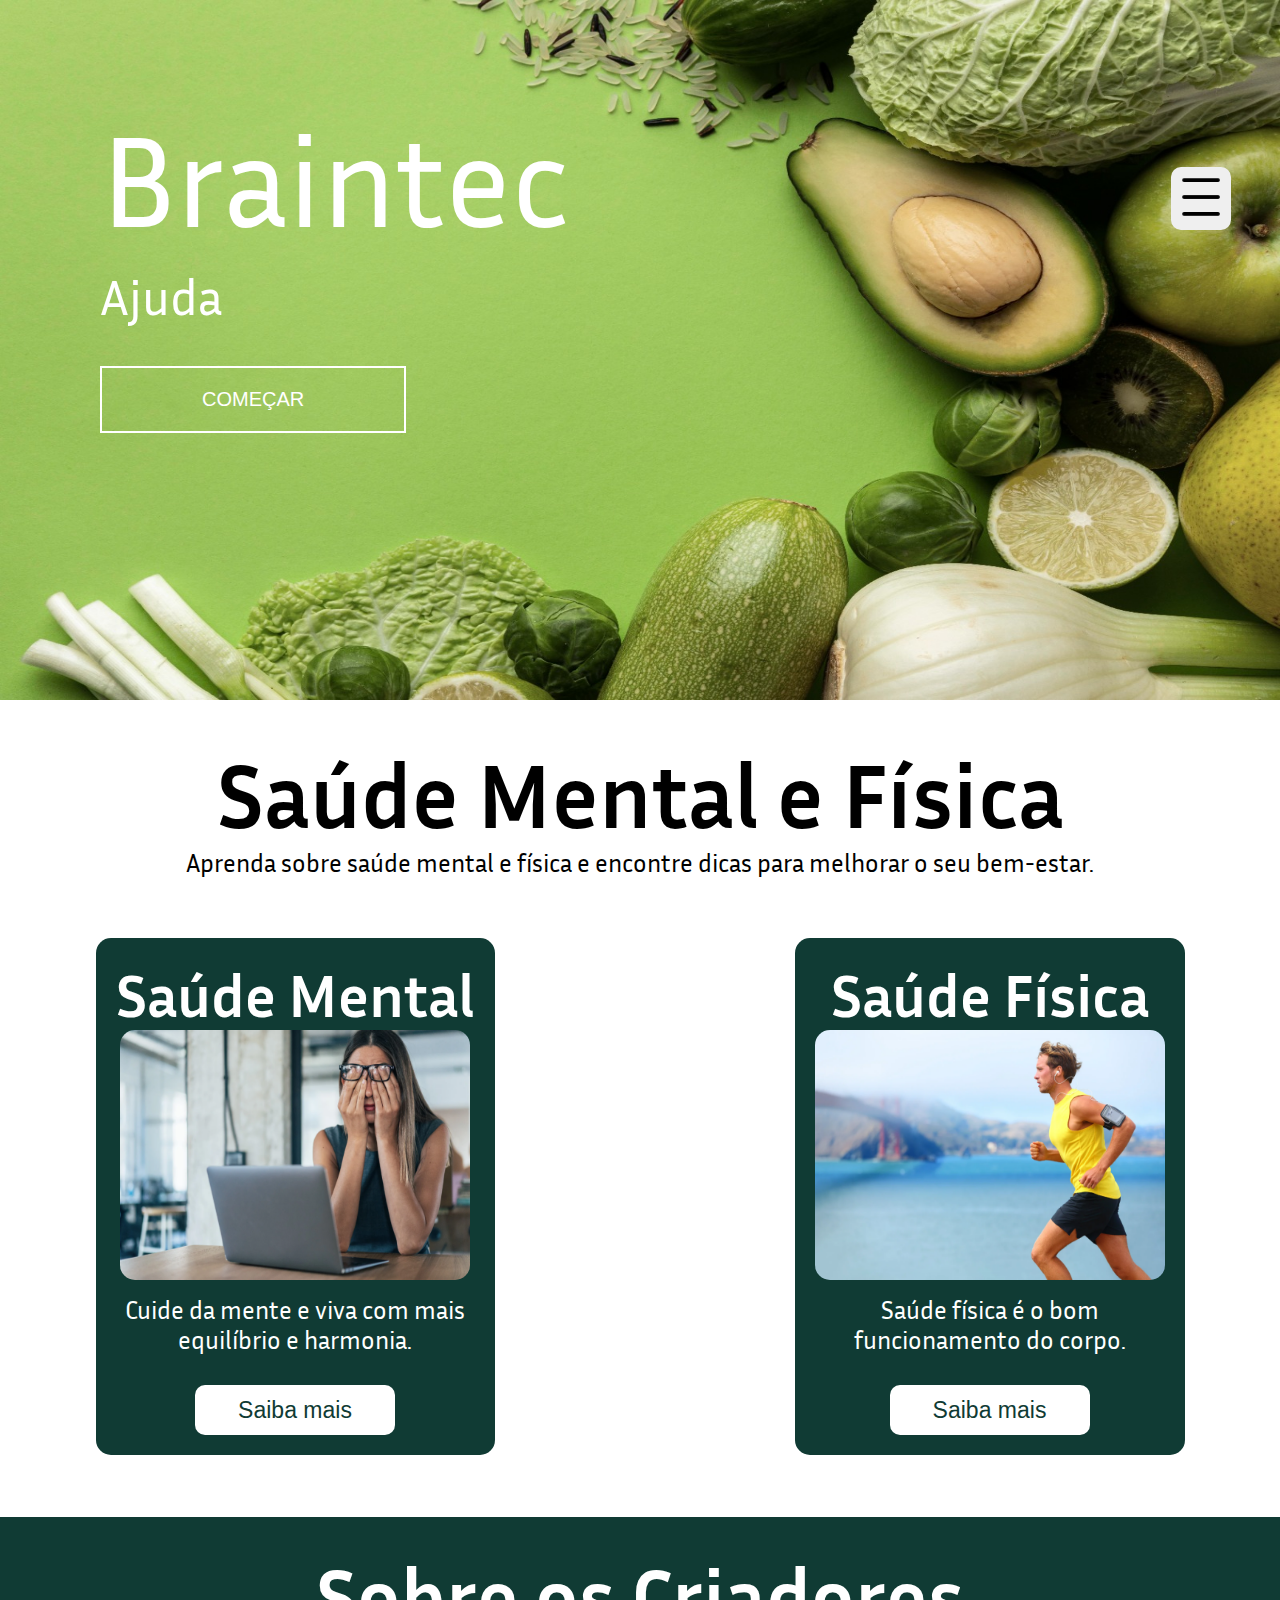
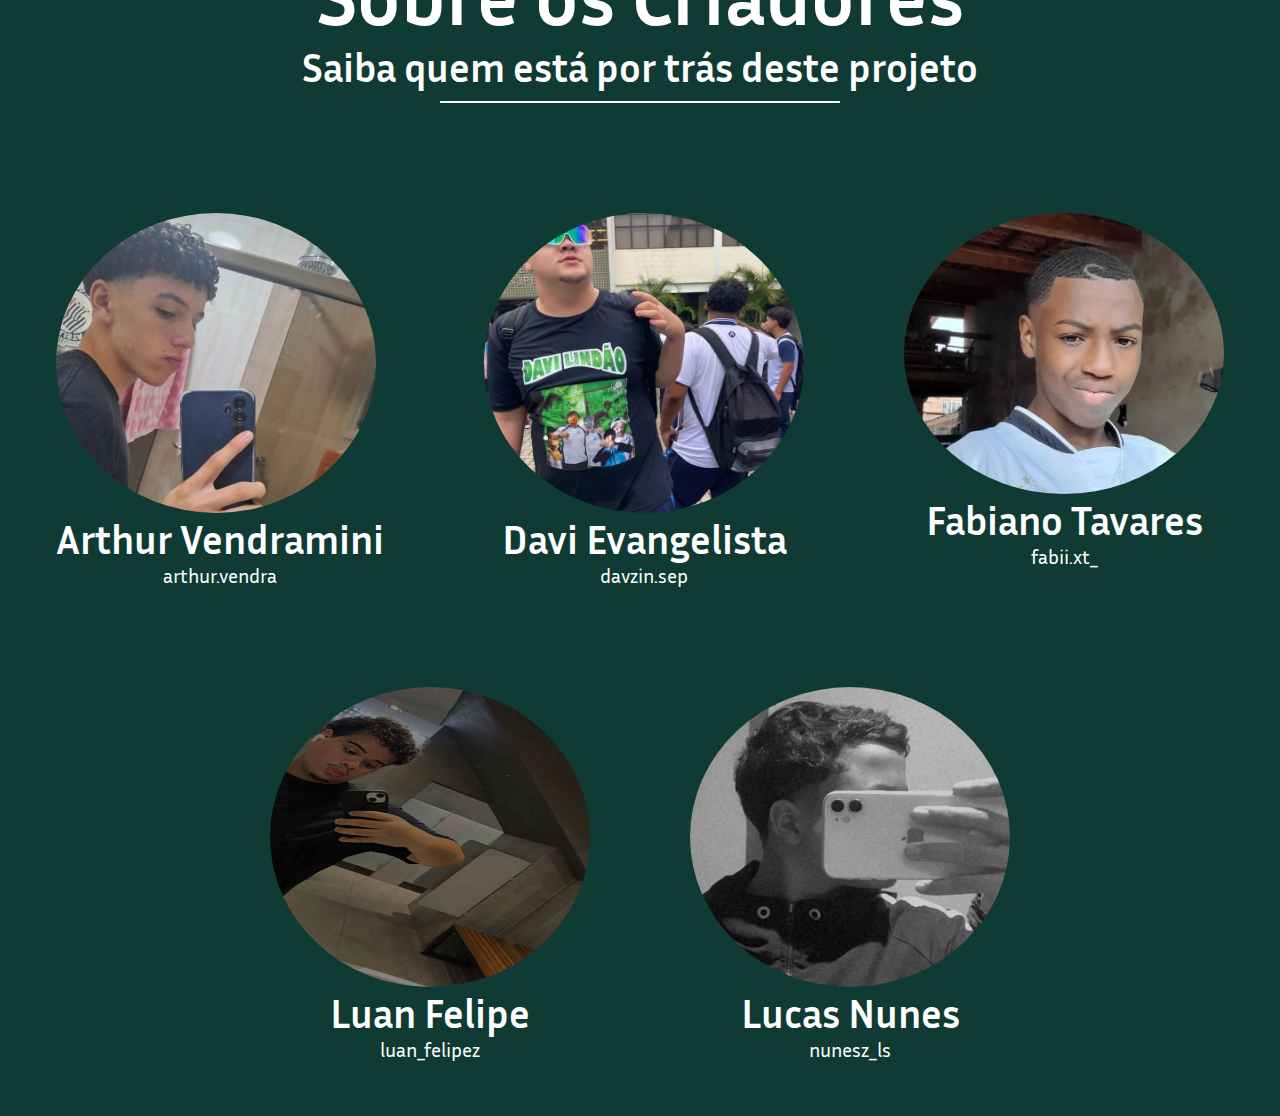
<file: index.html>
<!DOCTYPE html>
<html lang="en">

<head>
    <meta charset="UTF-8">
    <meta name="viewport" content="width=device-width, initial-scale=1.0">
    <title>Braintec</title>
    <link rel="stylesheet" href="style.css">
    <script src="script.js" defer></script>
    <link rel="preconnect" href="https://fonts.googleapis.com">
    <link rel="preconnect" href="https://fonts.gstatic.com" crossorigin>
    <link
        href="https://fonts.googleapis.com/css2?family=Exo+2:ital,wght@0,100..900;1,100..900&family=Inria+Sans:ital,wght@0,300;0,400;0,700;1,300;1,400;1,700&family=Inter:ital,opsz,wght@0,14..32,100..900;1,14..32,100..900&family=Space+Mono:ital,wght@0,400;0,700;1,400;1,700&display=swap"
        rel="stylesheet">
</head>

<body>


    <header>

        <div class="barras">

            <a href="index.html" id="braintec">Braintec</a>
            <button id="barras"><img src="./imagens/barras.png" alt=""></button>

        </div>


        <nav id="nav">
            <a href="ajuda/ajuda.html">Ajuda</a>
        </nav>

        <button id="btn-ir">começar</button>


        <div id="sidebar">
            <button id="btn-fechar">✖</button>
            <a href="./sign/sign.html">Casdatrar</a>
        </div>

    </header>




    <main>
        <section class="sec1" id="inicio">

            <h1>Saúde Mental e Física</h1>
            <p>Aprenda sobre saúde mental e física e encontre dicas para melhorar o seu bem-estar.</p>
        </section>

        <section class="sec2">

            <div class="linha">

                <div class="item">

                    <h2>Saúde Mental</h2>
                    <img src="imagens/mulhertriste.png" alt="">
                    <p>Cuide da mente e viva com mais equilíbrio e harmonia.</p>
                    <a href="saude_mental/saude_mental.html">
                        <button>Saiba mais</button>
                    </a>

                </div>


                <div class="item">

                    <h2>Saúde Física</h2>
                    <img src="imagens/homemcorrendo.png" alt="">
                    <p>Saúde física é o bom funcionamento do corpo.</p>
                    <a href="saude_fisica/saude_fisica.html">
                        <button>Saiba mais</button>
                    </a>

                </div>

            </div>
        </section>

    </main>


    <section class="sec3">
        <div>
            <h1>Sobre os Criadores</h1>
            <h2 class="subtitulo">Saiba quem está por trás deste projeto</h2>
            <hr class="linha">
        </div>
        <div class="cima">
            <div>
                <img src="./imagens/arthur.png" alt="">
                <h2>Arthur Vendramini</h2>
                <p>arthur.vendra</p>
            </div>
            <div>
                <img src="./imagens/davi.png" alt="">
                <h2>Davi Evangelista</h2>
                <p>davzin.sep</p>
            </div>
            <div>
                <img src="./imagens/fabi.png" alt="">
                <h2>Fabiano Tavares</h2>
                <p>fabii.xt_</p>
            </div>
        </div>
        <div class="baixo">
            <div>
                <img src="./imagens/luan.png" alt="">
                <h2>Luan Felipe</h2>
                <p>luan_felipez</p>
            </div>
            <div>
                <img src="./imagens/lucas.png" alt="">
                <h2>Lucas Nunes</h2>
                <p>nunesz_ls</p>
            </div>
        </div>
    </section>


</body>

</html>
</file>
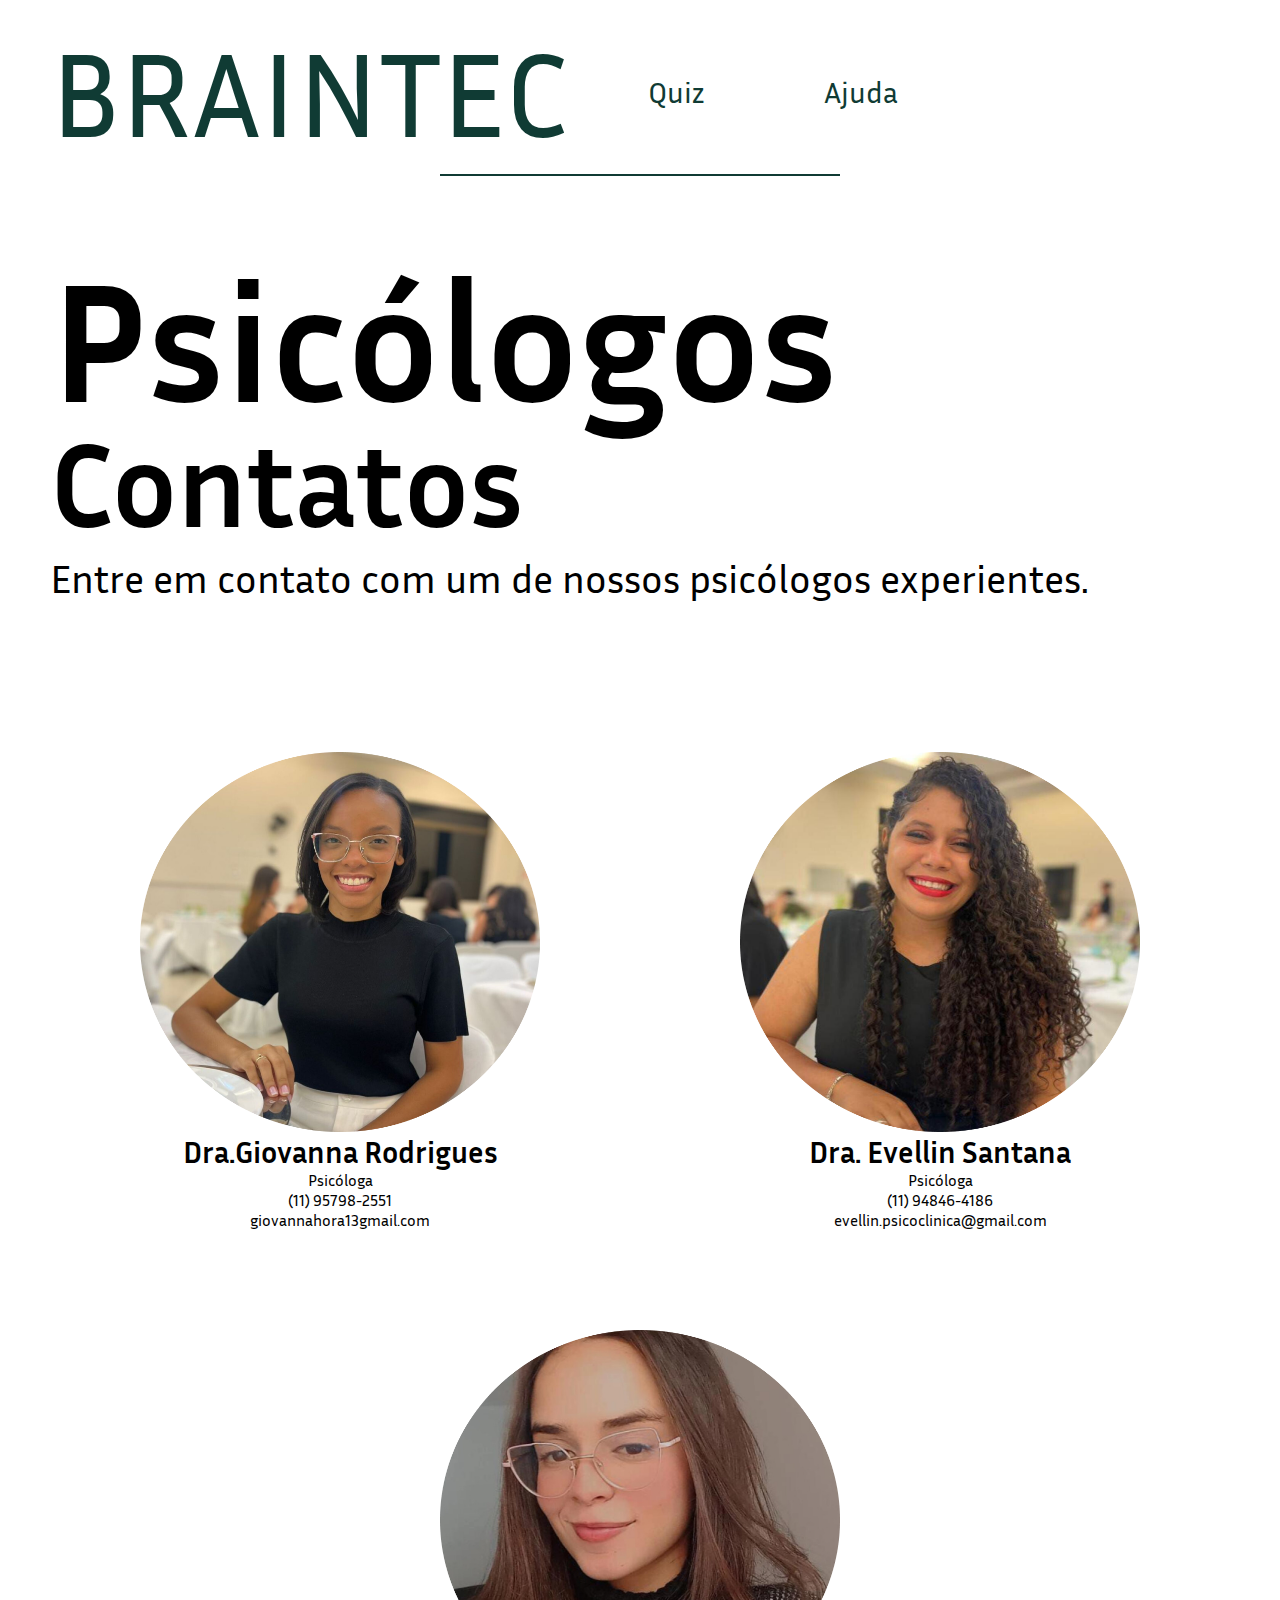
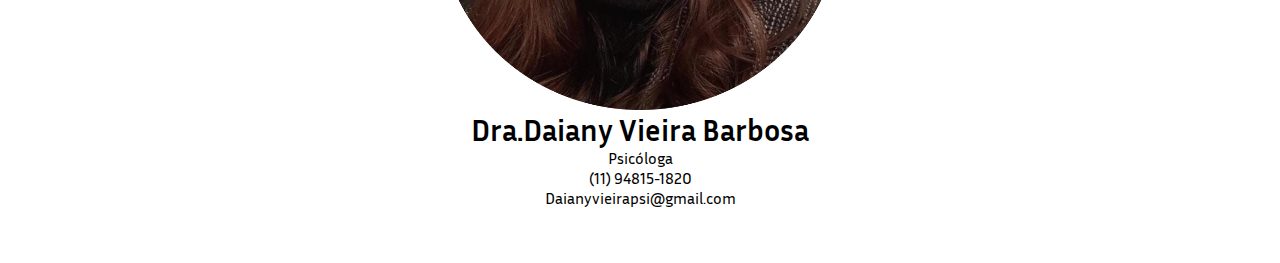
<file: ajuda/ajuda.html>
<!DOCTYPE html>
<html lang="en">
<head>
    <meta charset="UTF-8">
    <meta name="viewport" content="width=device-width, initial-scale=1.0">
    <title>Braintec</title>
    <link rel="stylesheet" href="style.css">
    <link rel="preconnect" href="https://fonts.googleapis.com">
    <link rel="preconnect" href="https://fonts.gstatic.com" crossorigin>
    <link
        href="https://fonts.googleapis.com/css2?family=Exo+2:ital,wght@0,100..900;1,100..900&family=Inria+Sans:ital,wght@0,300;0,400;0,700;1,300;1,400;1,700&family=Inter:ital,opsz,wght@0,14..32,100..900;1,14..32,100..900&family=Space+Mono:ital,wght@0,400;0,700;1,400;1,700&display=swap"
        rel="stylesheet">
</head>
<body>
    <header id="">
        <a href="../index.html" id="logo">Braintec</a>

        <nav>
            <a href="../desafios/desfios.html">Quiz</a>
            <a href="../ajuda/ajuda.html">Ajuda</a>
        </nav>

    </header>

    <hr id="linha">

    <main>
        <section id="sec1">
            <h1>Psicólogos</h1>
            <h2>Contatos</h2>
            <p>Entre em contato com um de nossos psicólogos experientes.</p>
        </section>

        <section id="sec2">
            <div class="cima">
            <div>
                <img src="../imagens/giovanarodriges.png" alt="">
                <h3>Dra.Giovanna Rodrigues</h3>
                <p>Psicóloga</p>
                <p>(11) 95798-2551</p>
                <p>giovannahora13gmail.com</p>
            </div>
            <div>
                <img src="../imagens/evelynsantana.png" alt="">
                <h3>Dra. Evellin Santana </h3>
                <p>Psicóloga</p>
                <p>(11) 94846-4186</p>
                <p>evellin.psicoclinica@gmail.com</p>
            </div>
        </div>
        <div class="baixo">
            <div>
                <img src="../imagens/dayaneviera.png" alt="">
                <h3>Dra.Daiany Vieira Barbosa </h3>
                <p>Psicóloga</p>
                <p>(11) 94815-1820</p>
                <p>Daianyvieirapsi@gmail.com</p>
            </div>
        </div>

        </section>
    </main>

</body>
</html>
</file>
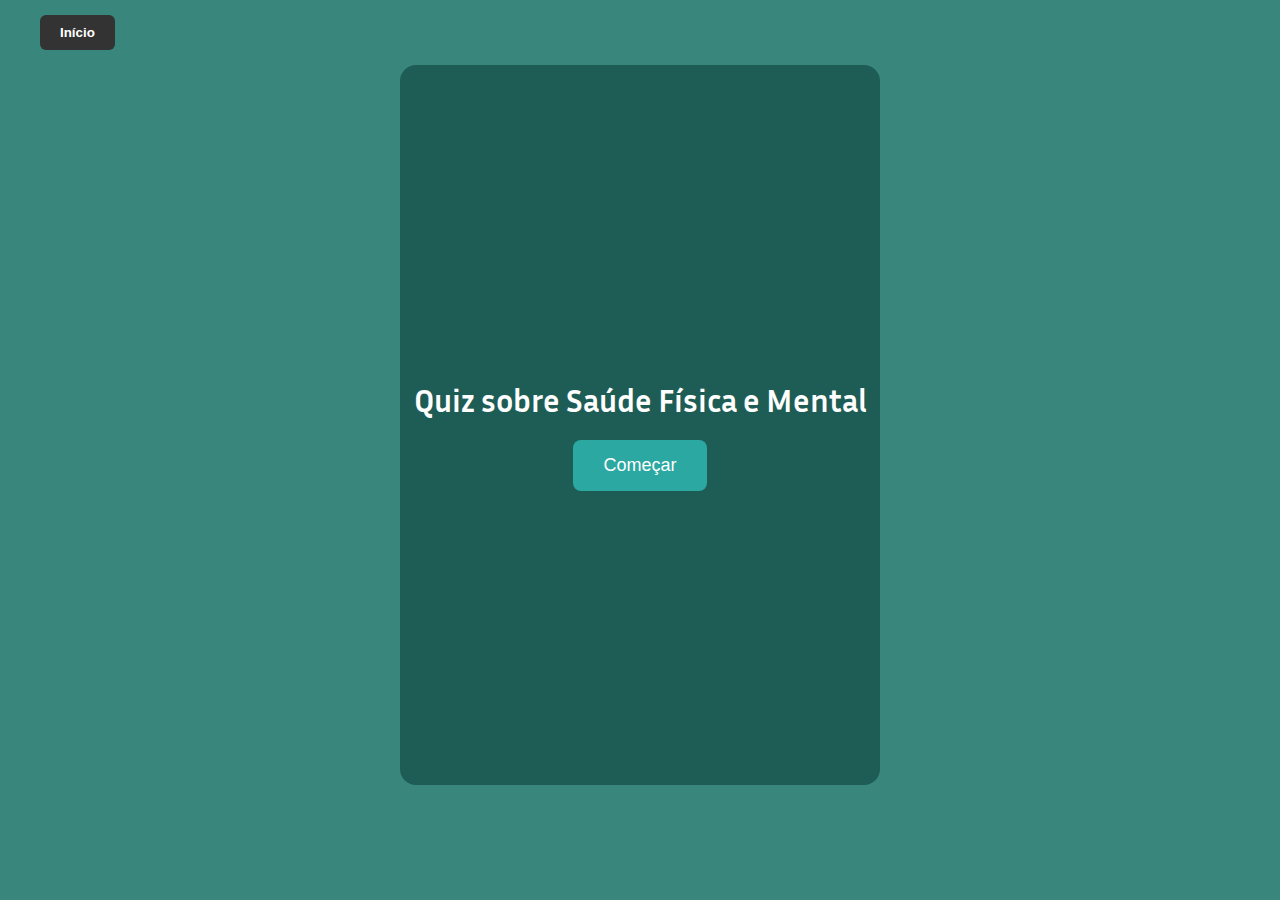
<file: desafios/desfios.html>
<!DOCTYPE html>
<html lang="en">
<head>
    <meta charset="UTF-8">
    <meta name="viewport" content="width=device-width, initial-scale=1.0">
    <title>Braintec</title>
    <link rel="preconnect" href="https://fonts.googleapis.com">
    <link rel="preconnect" href="https://fonts.gstatic.com" crossorigin>
    <link
        href="https://fonts.googleapis.com/css2?family=Exo+2:ital,wght@0,100..900;1,100..900&family=Inria+Sans:ital,wght@0,300;0,400;0,700;1,300;1,400;1,700&family=Inter:ital,opsz,wght@0,14..32,100..900;1,14..32,100..900&family=Space+Mono:ital,wght@0,400;0,700;1,400;1,700&display=swap"
        rel="stylesheet">
    <link rel="stylesheet" href="../desafios/style.css">
    <script src="../desafios/script.js" defer></script>
</head>
<body>

  <div class="top-buttons">
    <button id="home-btn" > <a href="../index.html">Início</a></button>
    <button id="restart-btn" style="display:none;">Recomeçar</button>
  </div>


  <div id="start-screen">
    <h1>Quiz sobre Saúde Física e Mental</h1>
    <button id="start-btn">Começar</button>
  </div>

  <div id="quiz" style="display:none;">
    <div class="quiz-container">
      <h2 id="question"></h2>
      <div id="options" class="options-grid"></div>
      <p id="result"></p>
      <button id="next-btn" style="display:none;">Próxima</button>
    </div>
  </div>
  
</body>
</html>
</file>
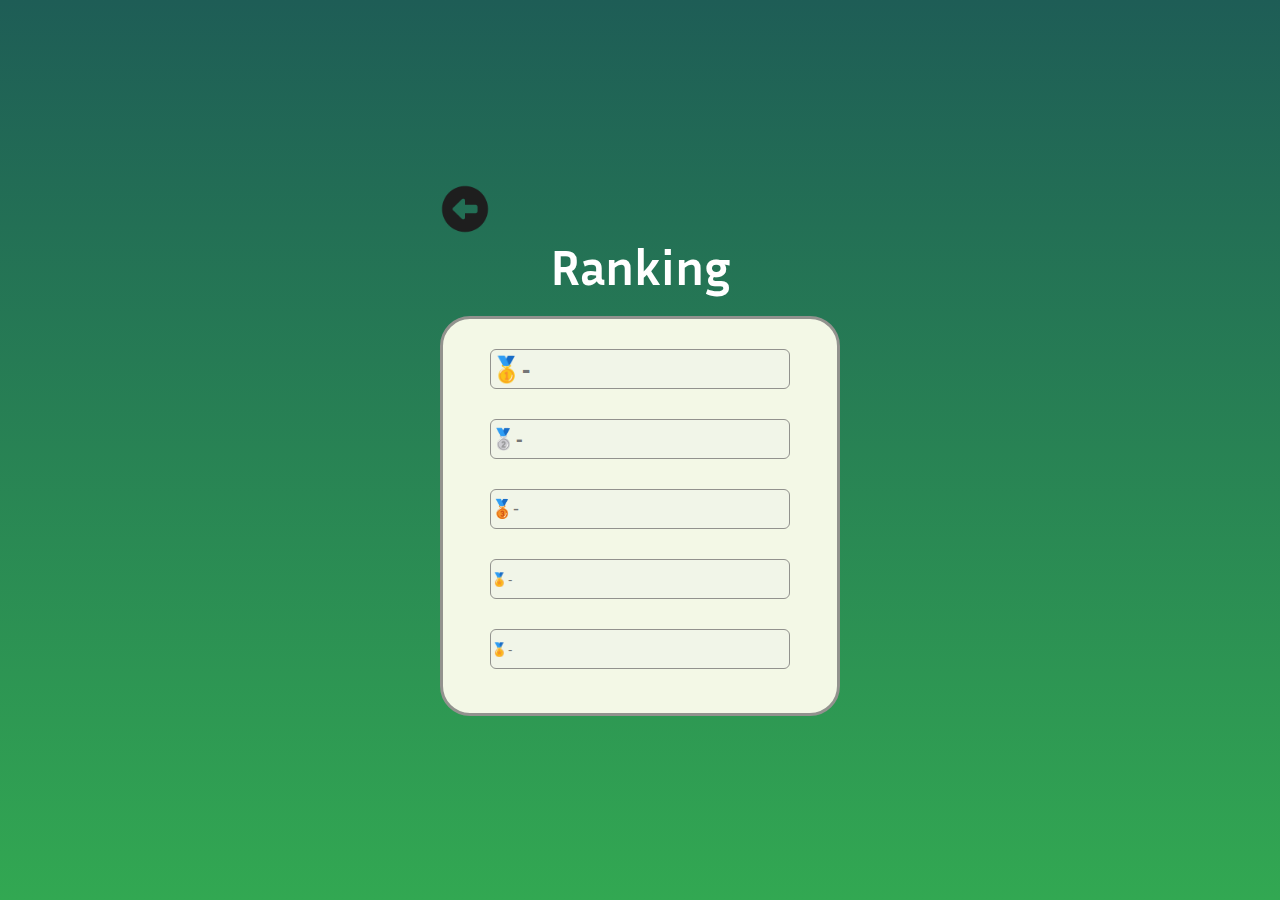
<file: ranking/ranking.html>
<!DOCTYPE html>
<html lang="en">

<head>
    <meta charset="UTF-8">
    <meta name="viewport" content="width=device-width, initial-scale=1.0">
    <title>Ranking</title>
    <link rel="stylesheet" href="ranking.css">
    <link rel="preconnect" href="https://fonts.googleapis.com">
    <link rel="preconnect" href="https://fonts.gstatic.com" crossorigin>
    <link
        href="https://fonts.googleapis.com/css2?family=Exo+2:ital,wght@0,100..900;1,100..900&family=Inria+Sans:ital,wght@0,300;0,400;0,700;1,300;1,400;1,700&family=Inter:ital,opsz,wght@0,14..32,100..900;1,14..32,100..900&family=Space+Mono:ital,wght@0,400;0,700;1,400;1,700&display=swap"
        rel="stylesheet">
</head>

<body>



    <section id="main">

        <a href="/index.html"><img src="/imagens/setaesquerda.png" alt=""></a>

        <h1>Ranking</h1>


        <div id="ranking">

            <input id="primeiro" name="primeiro" type="text" placeholder="🥇-" disabled>
            <input id="segundo" name="segundo" type="text" placeholder="🥈-" disabled>
            <input id="terceiro" name="terceiro" type="text" placeholder="🥉-" disabled>
            <input id="quarto" name="quarto" type="text" placeholder="🏅-" disabled>
            <input id="quinto" name="quinto" type="text" placeholder="🏅-" disabled>

        </div>

    </section>

</body>

</html>
</file>
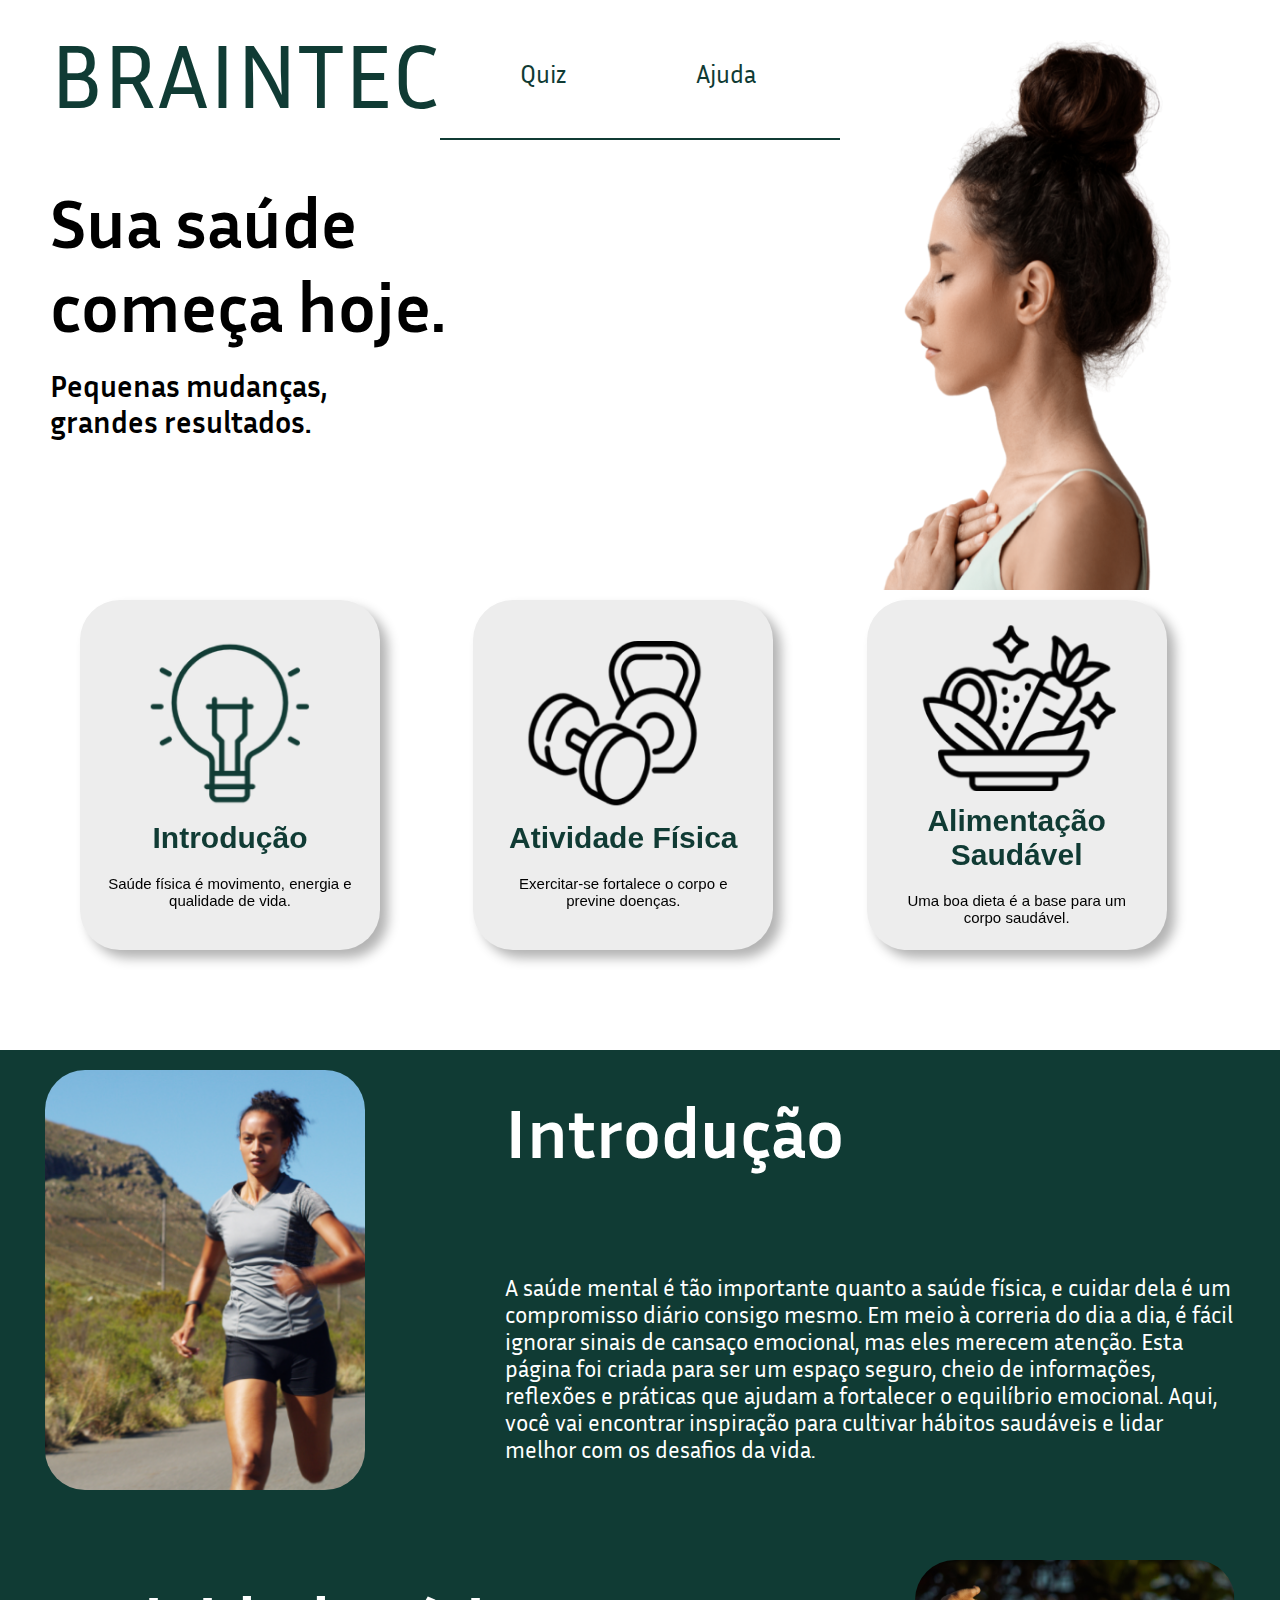
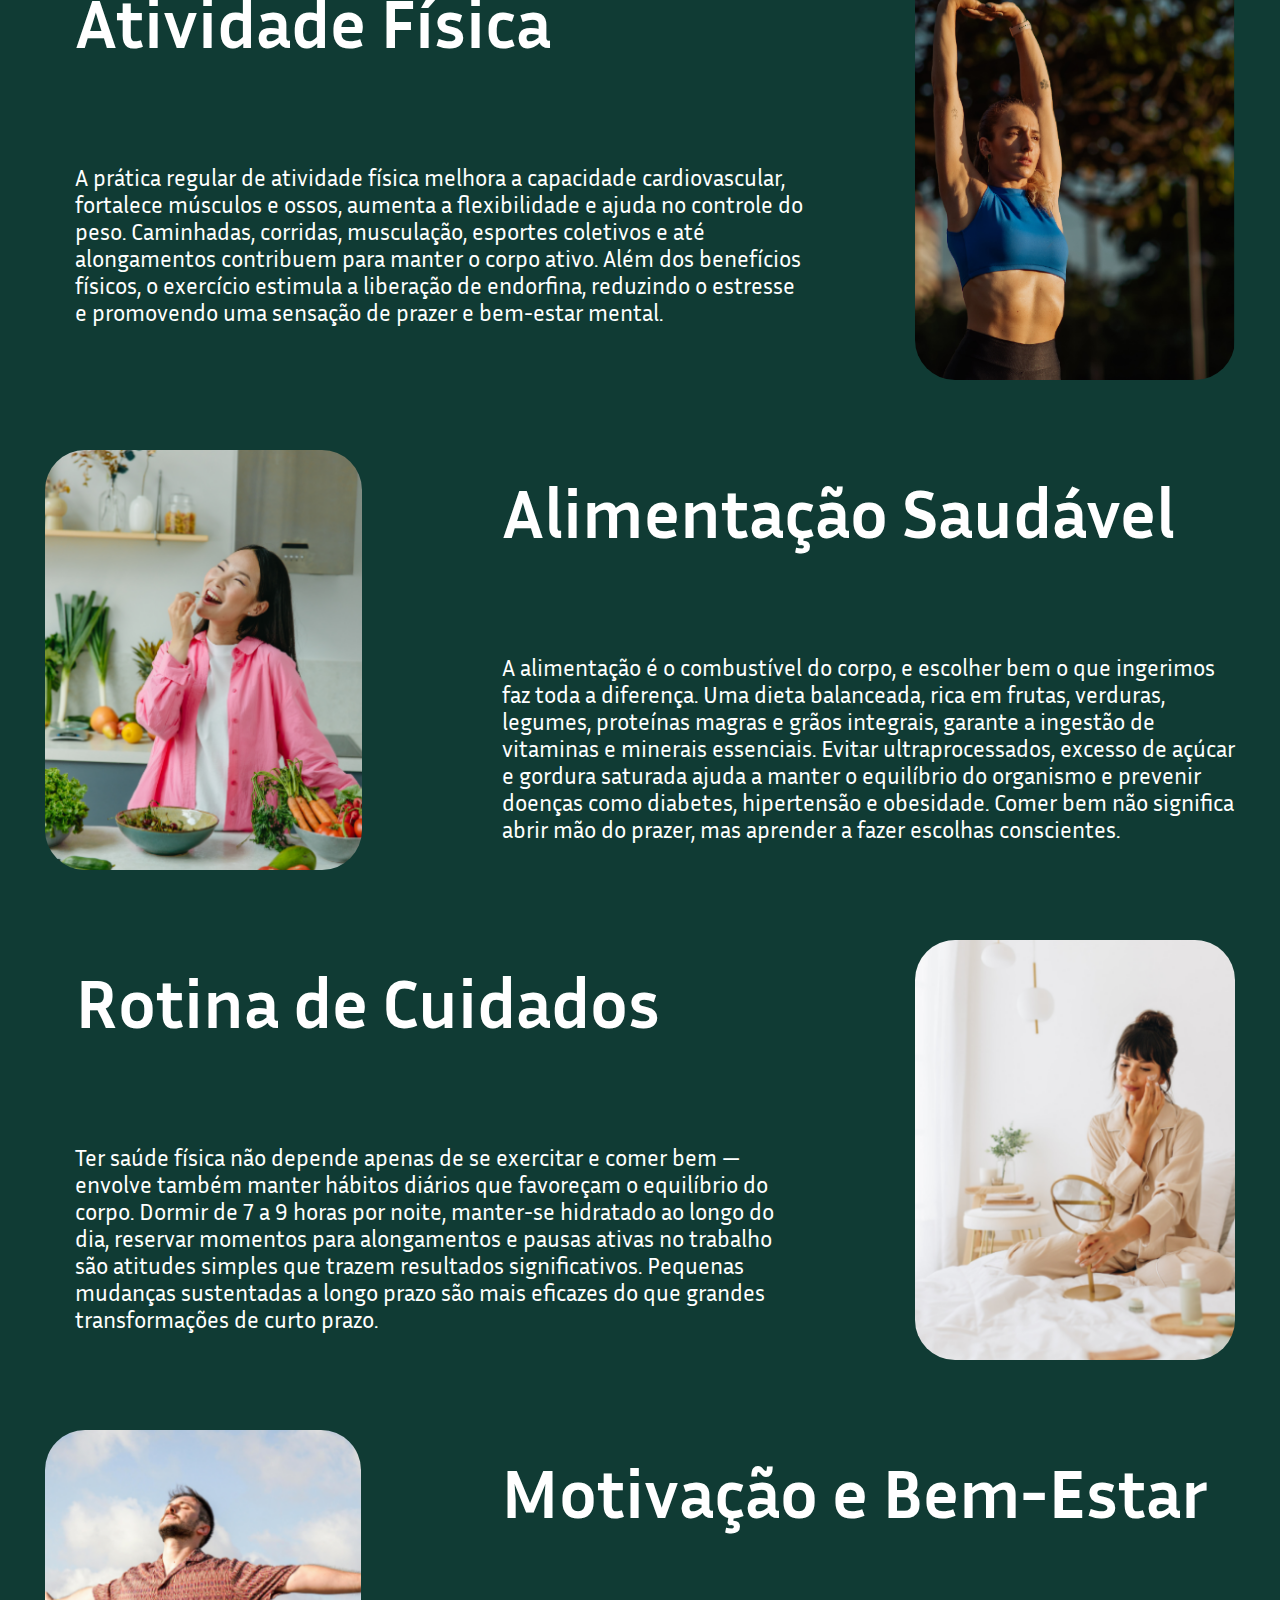
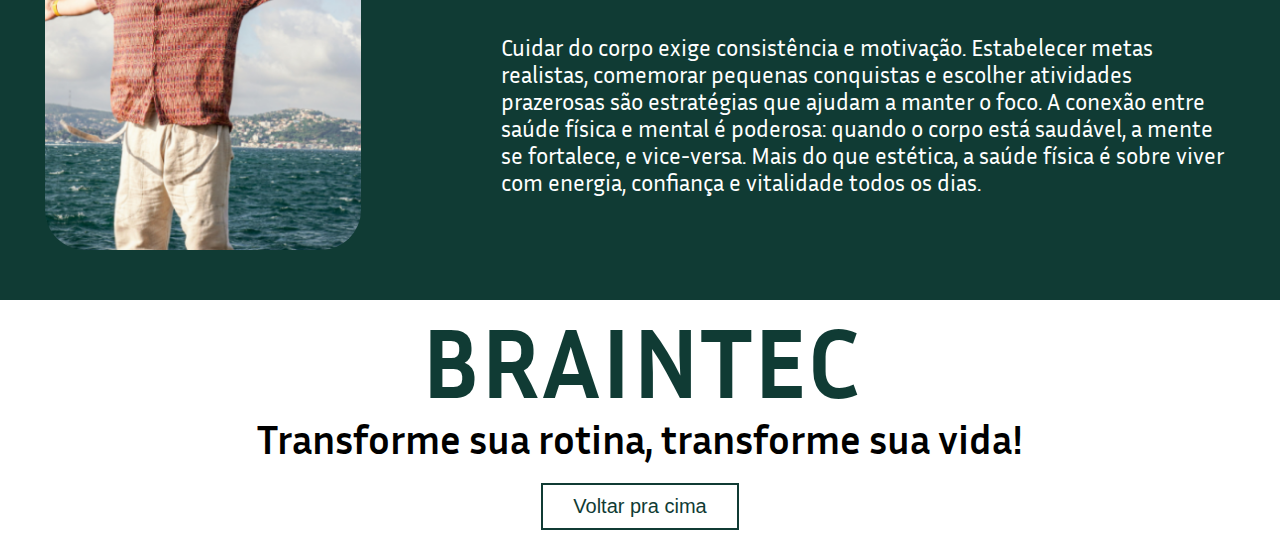
<file: saude_fisica/saude_fisica.html>
<!DOCTYPE html>
<html lang="en">

<head>
    <meta charset="UTF-8">
    <meta name="viewport" content="width=device-width, initial-scale=1.0">
    <title>Braintec</title>
    <link rel="stylesheet" href="style.css">
    <script src="../js/siema.min.js" defer></script>
    <script src="../js/main.js" defer></script>
    <link rel="preconnect" href="https://fonts.googleapis.com">
    <link rel="preconnect" href="https://fonts.gstatic.com" crossorigin>
    <link
        href="https://fonts.googleapis.com/css2?family=Exo+2:ital,wght@0,100..900;1,100..900&family=Inria+Sans:ital,wght@0,300;0,400;0,700;1,300;1,400;1,700&family=Inter:ital,opsz,wght@0,14..32,100..900;1,14..32,100..900&family=Space+Mono:ital,wght@0,400;0,700;1,400;1,700&display=swap"
        rel="stylesheet">
</head>

<body>

    <header id="header">
        <a href="../index.html" id="logo">Braintec</a>

        <nav>
            <a href="../desafios/desfios.html">Quiz</a>
            <a href="../ajuda/ajuda.html">Ajuda</a>
        </nav>

        <img src="/imagens/mulherdoheader.png" alt="" id="mulherdoheader">





    </header>

    <hr id="linha">

    <main>
        <section class="sec1">
            <div>
                <h1>Sua saúde <br>começa hoje.</h1>
                <h2>Pequenas mudanças, <br> grandes resultados.</h2>
            </div>

        </section>

        <section class="sec2">

            <div class="siema">
            
            <a href="#ir1">
            <button class="item" id="btn-ir1">
                    <img src="../imagens/lampada.png" alt="">
                    <h3>Introdução</h3>
                    <p>Saúde física é movimento, energia e qualidade de vida.</p>
            </button>
            </a>

            <a href="#ir2">
            <button class="item" id="btn-ir2">
                    <img src="../imagens/pesos.png" alt="">
                    <h3>Atividade Física</h3>
                    <p>Exercitar-se fortalece o corpo e previne doenças.</p>
            </button>
            </a>

            <a href="#ir3">
            <button class="item" id="btn-ir3">
                    <img src="../imagens/frutas.png" alt="">
                    <h3>Alimentação Saudável</h3>
                    <p>Uma boa dieta é a base para um corpo saudável.</p>
            </button>
            </a>

            <a href="#ir4">
            <button class="item" id="btn-ir4">
                <img src="../imagens/algemas.png" alt="">
                <h3>Rotina de Cuidados</h3>
                <p>Rotina de cuidados para você melhorar seu físico</p>
            </button>
            </a>

            <a href="#ir5">
            <button class="item" id="btn-ir5">
                <img src="../imagens/passos.png" alt="">
                <h3>Motivação e Bem-Estar</h3>
                <p>Passo a passo de como se sentir melhor</p>
            </button>
            </a>
            
            </div>
            
        </section>

        <section class="sec3">

            <div class="container" id="ir1">

                <img src="../imagens/mulhercorrendo.png" alt="">

                <div class="textos2">

                    <h2>Introdução</h2>
                    <p>A saúde mental é tão importante quanto a saúde física, e cuidar dela é um
                        compromisso diário consigo mesmo. Em meio à correria do dia a dia, é
                        fácil ignorar sinais de cansaço emocional, mas eles merecem atenção.
                        Esta página foi criada para ser um espaço seguro, cheio de informações,
                        reflexões e práticas que ajudam a fortalecer o equilíbrio emocional.
                        Aqui, você vai encontrar inspiração para cultivar hábitos saudáveis
                        e lidar melhor com os desafios da vida.</p>

                </div>
            </div>

            <div class="container" id="ir2">

                

                <div class="textos2">

                    <h2>Atividade Física</h2>
                    <p>A prática regular de atividade física melhora a capacidade cardiovascular, fortalece músculos e
                        ossos, aumenta a flexibilidade e ajuda no controle do peso. Caminhadas, corridas, musculação,
                        esportes coletivos e até alongamentos contribuem para manter o corpo ativo. Além dos benefícios
                        físicos, o exercício estimula a liberação de endorfina, reduzindo o estresse e promovendo uma
                        sensação de prazer e bem-estar mental.</p>

                </div>

                <img src="../imagens/mulherespreguicando.png" alt="">
            </div>

            <div class="container" id="ir3">

                <img src="../imagens/mulhercomendofeliz.png" alt="">

                <div class="textos2">

                    <h2>Alimentação Saudável</h2>
                    <p>A alimentação é o combustível do corpo, e escolher bem o que ingerimos faz toda a diferença. Uma
                        dieta balanceada, rica em frutas, verduras, legumes, proteínas magras e grãos integrais, garante
                        a ingestão de vitaminas e minerais essenciais. Evitar ultraprocessados, excesso de açúcar e
                        gordura saturada ajuda a manter o equilíbrio do organismo e prevenir doenças como diabetes,
                        hipertensão e obesidade. Comer bem não significa abrir mão do prazer, mas aprender a fazer
                        escolhas conscientes.</p>

                </div>
            </div>

            <div class="container" id="ir4">

                

                <div class="textos2">

                    <h2>Rotina de Cuidados</h2>
                    <p>Ter saúde física não depende apenas de se exercitar e comer bem — envolve também manter hábitos
                        diários que favoreçam o equilíbrio do corpo. Dormir de 7 a 9 horas por noite, manter-se
                        hidratado ao longo do dia, reservar momentos para alongamentos e pausas ativas no trabalho são
                        atitudes simples que trazem resultados significativos. Pequenas mudanças sustentadas a longo
                        prazo são mais eficazes do que grandes transformações de curto prazo.</p>

                </div>

                <img src="../imagens/mulhersemaquinado.png" alt="">
            </div>

            <div class="container" id="ir5">

                <img src="../imagens/homemcbracoaberto.png" alt="">

                <div class="textos2">

                    <h2>Motivação e Bem-Estar</h2>
                    <p>Cuidar do corpo exige consistência e motivação. Estabelecer metas realistas, comemorar pequenas
                        conquistas e escolher atividades prazerosas são estratégias que ajudam a manter o foco. A
                        conexão entre saúde física e mental é poderosa: quando o corpo está saudável, a mente se
                        fortalece, e vice-versa. Mais do que estética, a saúde física é sobre viver com energia,
                        confiança e vitalidade todos os dias.</p>

                </div>
            </div>

        </section>

        <section class="sec4">

            <h1>braintec</h1>
            <h2>Transforme sua rotina, transforme sua vida!</h2>

            <a href="#header">
                <button>Voltar pra cima</button>
            </a>

        </section>

    </main>
</body>

</html>
</file>
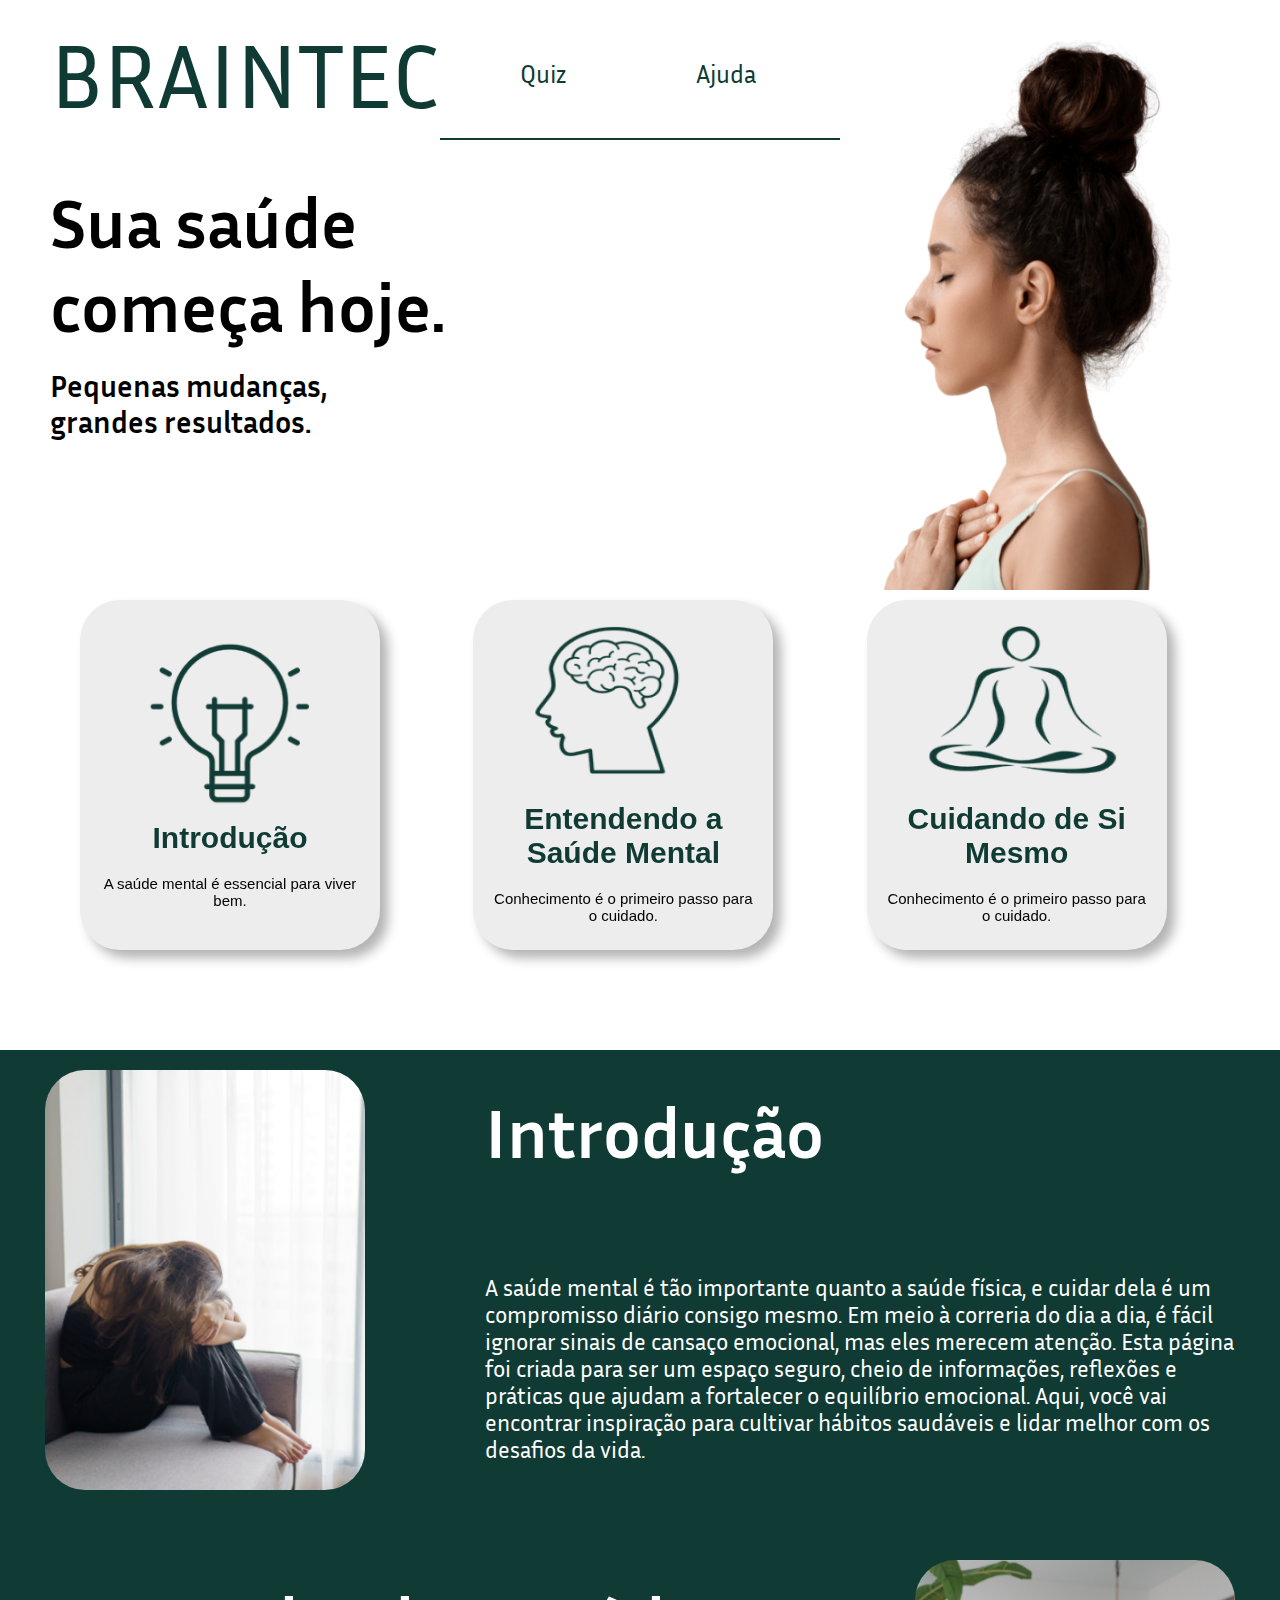
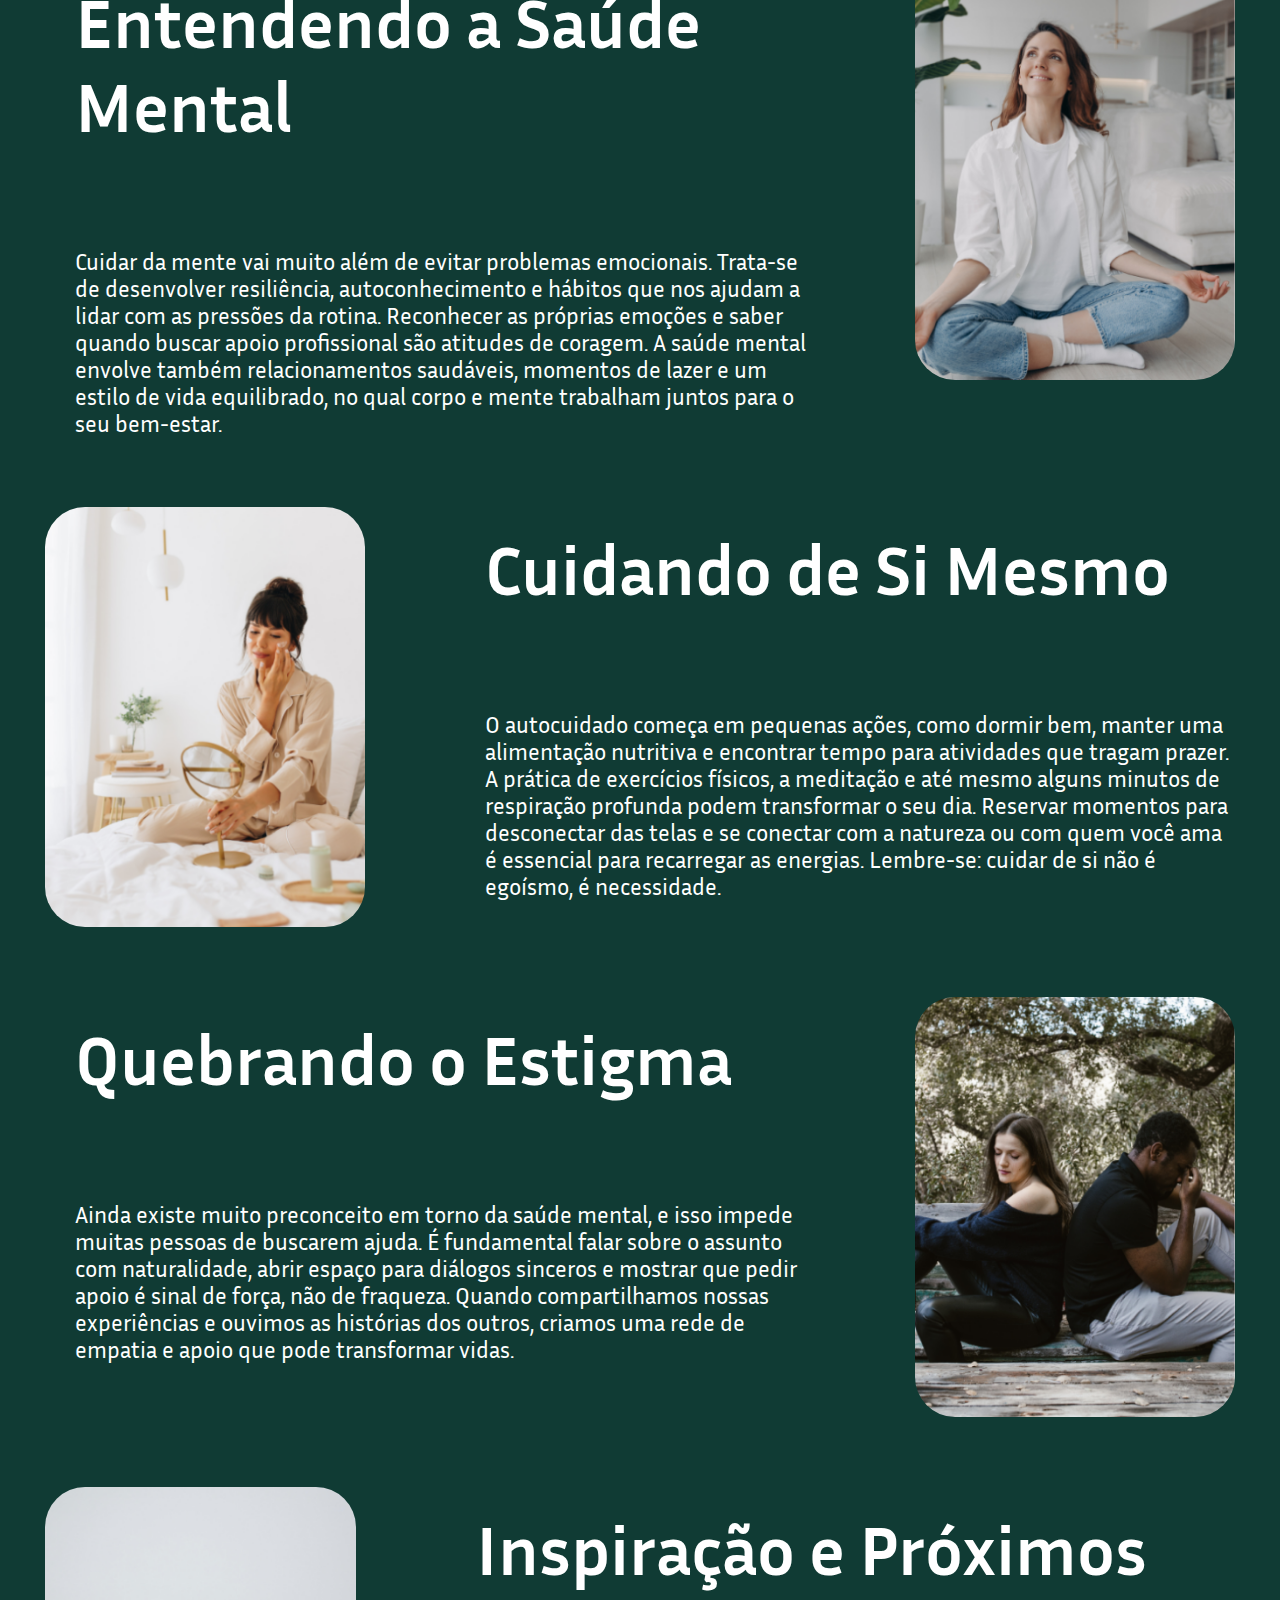
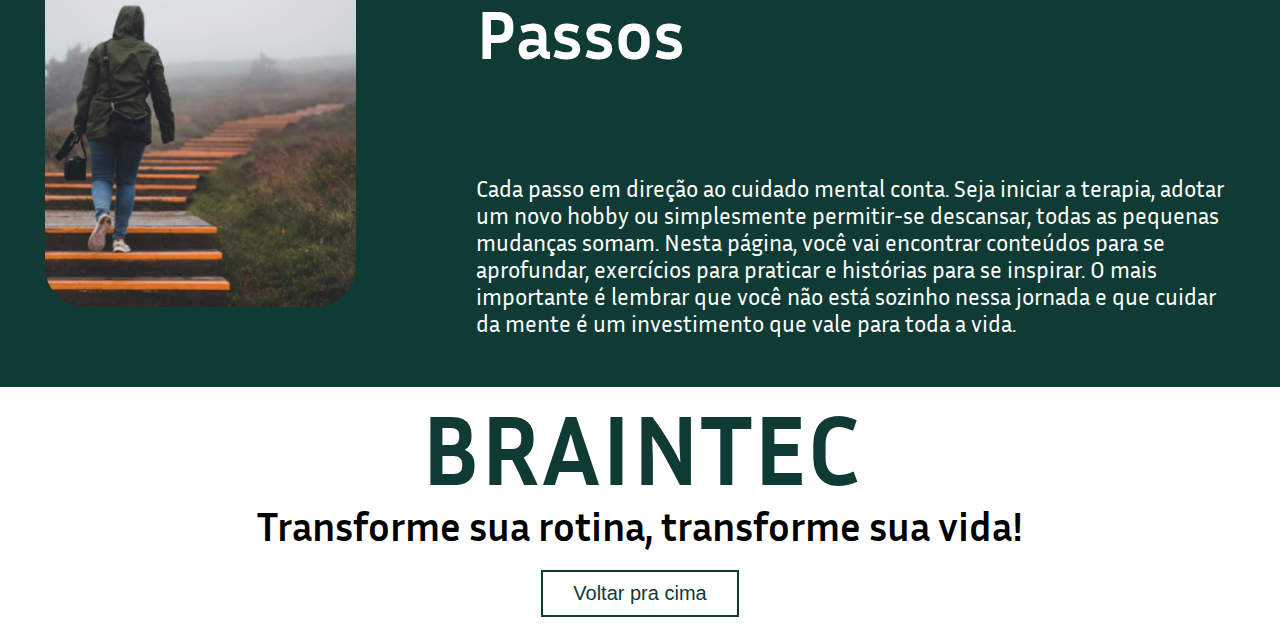
<file: saude_mental/saude_mental.html>
<!DOCTYPE html>
<html lang="en">

<head>
    <meta charset="UTF-8">
    <meta name="viewport" content="width=device-width, initial-scale=1.0">
    <title>Braintec</title>
    <link rel="stylesheet" href="style.css">
    <script src="../js/siema.min.js" defer></script>
    <script src="../js/main.js" defer></script>
    <link rel="preconnect" href="https://fonts.googleapis.com">
    <link rel="preconnect" href="https://fonts.gstatic.com" crossorigin>
    <link
        href="https://fonts.googleapis.com/css2?family=Exo+2:ital,wght@0,100..900;1,100..900&family=Inria+Sans:ital,wght@0,300;0,400;0,700;1,300;1,400;1,700&family=Inter:ital,opsz,wght@0,14..32,100..900;1,14..32,100..900&family=Space+Mono:ital,wght@0,400;0,700;1,400;1,700&display=swap"
        rel="stylesheet">
</head>

<body>

    <header id="header">
        <a href="../index.html" id="logo">Braintec</a>

        <nav>
            <a href="../desafios/desfios.html">Quiz</a>
            <a href="../ajuda/ajuda.html">Ajuda</a>
        </nav>

        <img src="/imagens/mulherdoheader.png" alt="" id="mulherdoheader">





    </header>

    <hr id="linha">

    <main>
        <section class="sec1">
            <div>
                <h1>Sua saúde <br>começa hoje.</h1>
                <h2>Pequenas mudanças, <br> grandes resultados.</h2>
                
            </div>

        </section>

        <section class="sec2">

            <div class="siema">

                <a href="#ir1">
                <button class="item">
                    <img src="../imagens/lampada.png" alt="">
                    <h3>Introdução</h3>
                    <p>A saúde mental é essencial para viver bem.</p>
                </button>
                </a>
                
                <a href="#ir2">
                <button class="item">
                    <img src="../imagens/cerebro.png" alt="">
                    <h3>Entendendo a Saúde Mental</h3>
                    <p>Conhecimento é o primeiro passo para o cuidado.</p>
                </button>
                </a>

                <a href="#ir3">
                <button class="item">
                    <img src="../imagens/meditar.png" alt="">
                    <h3>Cuidando de Si Mesmo</h3>
                    <p>Conhecimento é o primeiro passo para o cuidado.</p>
                </button>
                </a>

                <a href="#ir4">
                <button class="item">
                    <img src="../imagens/algemas.png" alt="">
                    <h3>Quebrando o Estigma</h3>
                    <p>Ainda existe o preconceito sobre a saúde mental?</p>
                </button>
                </a>

                <a href="#ir5">
                <button class="item">
                    <img src="../imagens/passos.png" alt="">
                    <h3>Inspiração e Próximos Passos</h3>
                    <p>Como seguir em frente</p>
                </button>
                </a>
            </div>
        </section>

        <section class="sec3">

            <div class="container" id="ir1">

                <img src="../imagens/mulherencolhida.png" alt="">

                <div class="textos2">

                    <h2>Introdução</h2>
                    <p>A saúde mental é tão importante quanto a saúde física, e cuidar dela é um compromisso diário
                        consigo mesmo. Em meio à correria do dia a dia, é fácil ignorar sinais de cansaço emocional, mas
                        eles merecem atenção. Esta página foi criada para ser um espaço seguro, cheio de informações,
                        reflexões e práticas que ajudam a fortalecer o equilíbrio emocional. Aqui, você vai encontrar
                        inspiração para cultivar hábitos saudáveis e lidar melhor com os desafios da vida.</p>

                </div>
            </div>

            <div class="container" id="ir2">



                <div class="textos2">

                    <h2>Entendendo a Saúde Mental</h2>
                    <p>Cuidar da mente vai muito além de evitar problemas emocionais. Trata-se de desenvolver
                        resiliência, autoconhecimento e hábitos que nos ajudam a lidar com as pressões da rotina.
                        Reconhecer as próprias emoções e saber quando buscar apoio profissional são atitudes de coragem.
                        A saúde mental envolve também relacionamentos saudáveis, momentos de lazer e um estilo de vida
                        equilibrado, no qual corpo e mente trabalham juntos para o seu bem-estar.</p>

                </div>

                <img src="../imagens/mulhermeditandofeliz.png" alt="">
            </div>

            <div class="container" id="ir3">

                <img src="../imagens/mulhersemaquinado.png" alt="">

                <div class="textos2">

                    <h2>Cuidando de Si Mesmo</h2>
                    <p>O autocuidado começa em pequenas ações, como dormir bem, manter uma alimentação nutritiva e
                        encontrar tempo para atividades que tragam prazer. A prática de exercícios físicos, a meditação
                        e até mesmo alguns minutos de respiração profunda podem transformar o seu dia. Reservar momentos
                        para desconectar das telas e se conectar com a natureza ou com quem você ama é essencial para
                        recarregar as energias. Lembre-se: cuidar de si não é egoísmo, é necessidade.</p>

                </div>
            </div>

            <div class="container" id="ir4">



                <div class="textos2">

                    <h2>Quebrando o Estigma</h2>
                    <p>Ainda existe muito preconceito em torno da saúde mental, e isso impede muitas pessoas de buscarem
                        ajuda. É fundamental falar sobre o assunto com naturalidade, abrir espaço para diálogos sinceros
                        e mostrar que pedir apoio é sinal de força, não de fraqueza. Quando compartilhamos nossas
                        experiências e ouvimos as histórias dos outros, criamos uma rede de empatia e apoio que pode
                        transformar vidas.</p>

                </div>

                <img src="../imagens/casaltriste.png" alt="">
            </div>

            <div class="container" id="ir5">

                <img src="../imagens/semrumo.png" alt="">

                <div class="textos2">

                    <h2>Inspiração e Próximos Passos</h2>
                    <p>Cada passo em direção ao cuidado mental conta. Seja iniciar a terapia, adotar um novo hobby ou
                        simplesmente permitir-se descansar, todas as pequenas mudanças somam. Nesta página, você vai
                        encontrar conteúdos para se aprofundar, exercícios para praticar e histórias para se inspirar. O
                        mais importante é lembrar que você não está sozinho nessa jornada e que cuidar da mente é um
                        investimento que vale para toda a vida.</p>

                </div>
            </div>

        </section>

        <section class="sec4">

            <h1>braintec</h1>
            <h2>Transforme sua rotina, transforme sua vida!</h2>

                <a href="#header">
                    <button>Voltar pra cima</button>
                </a>
        </section>

    </main>
</body>

</html>
</file>
<file: style.css>
* {
  margin: 0;
  padding: 0;
  box-sizing: border-box;
}


.sec1,
.sec2 {
  padding: 0 5rem 0 5rem;
  margin: auto;
}

body {
  font-family: 'Inria Sans', sans-serif;
}


html {
  font-size: 62.5%;
  /* 62.5% de 16px = 10px */
  scroll-behavior: smooth;
}

:root {
  --turquesa-escuro: #103b34;
  --hover: #39867c;
  --verde-claro: #C9EAC1;
  --verde-meio-claro: #58C79D;
  --quase-tuquesa: #1E5D56;
  --branco-esverdeado: #F0FDF4;
  --amarelo: #F8B52D;
  --cinza-claro: #eaf3ef;
  --verde-musgo: #61B33C;
  --azul: #2CA8A2;
  --verde-verde: #32A852;
  --azul-claro: #E8F8F8;
  --verde-esbranquiçado: #F1FCEF;
}

nav {
  justify-content: space-between;
  align-items: center;
  display: flex;
  gap: 2.5rem;
  font-size: 5rem;
}

header {
  display: flex;
  flex-direction: column;
  /* empilha na vertical */
  gap: 1rem;
  align-items: baseline;
  background-image: url(./imagens/header.png);
  background-repeat: no-repeat;
  background-position: center;
  background-size: 100% 100%;
  height: 70rem;
}

header div {
  display: flex;
  flex-direction: column;
}

.barras {
  display: inline;
  margin-top: 10rem;
}


header a:hover {
  color: var(--hover);
  transform: scale(1.03);
  transition: transform 0.2s ease, box-shadow 0.2s ease;
}


#btn-ir {
  margin-top: 3rem;
  padding: 2rem;
  padding-inline: 10rem;
  background: none;
  cursor: pointer;
  margin-left: 10rem;
  font-size: 2rem;
  text-transform: uppercase;
  color: white;
  border: solid, .2rem, white;
}

#barras img {
  width: 6rem;
}

#barras {
  border: none;
  border-radius: 1rem;
  margin-left: 60rem;
}



header button:hover {
  transform: scale(1.03);
  transition: transform 0.2s ease, box-shadow 0.2s ease;
}

#braintec {
  font-size: 13rem;
  margin-top: 8rem;
}


a {
  text-decoration: none;
  color: white;
}


.sec1 h1 {
  font-size: 9rem;
  padding-top: 4rem;
  display: flex;
  justify-content: center;
  align-items: center;
}

.sec1 p {
  font-size: 2.5rem;
  display: flex;
  justify-content: center;
  align-items: center;
}

.sec2 h2 {
  font-size: 6rem;
  white-space: nowrap;
  /* impede quebra de linha */
}

.sec2 p {
  font-size: 2.5rem;
  padding-top: 1.5rem;
}

.sec2 {
  padding-top: 5rem;
  padding-bottom: 5rem;
}

.sec2 img {
  height: 25rem;
  width: 35rem;
}

.linha {
  display: flex;
  gap: 30rem;
  justify-content: center;

}


.item {
  display: flex;
  justify-content: center;
  align-items: center;
  flex-direction: column;
  background-color: var(--turquesa-escuro);
  border-radius: 1.5rem;
  padding: 2rem;
}

.item p {
  padding-bottom: 3rem;
  color: white;
  max-width: 45rem;
  text-align: center;
  display: flex;
  flex-direction: column;
  align-items: center;
  justify-content: center;
}

.item h2 {
  color: white;
}

.item img {
  border-radius: 1.5rem;
}

.sec2 button {
  background-color: white;
  color: var(--turquesa-escuro);
  border: none;
  border-radius: 1rem;
  width: 20rem;
  height: 5rem;
  font-size: 2.3rem;
  cursor: pointer;
}

.sec2 button:hover {
  transform: scale(1.03);
  transition: transform 0.2s ease, box-shadow 0.2s ease;
  background-color: var(--turquesa-escuro);
  border: solid, .2rem, white;
  color: white;
}

.sec3 {
  padding-bottom: 5.5rem;
}

.sec3 {
  background-color: var(--turquesa-escuro);
  color: white;
}

.sec3 h1 {
  font-size: 8rem;
  display: flex;
  justify-content: center;
  align-items: center;
  padding-top: 3rem;
}

.subtitulo {
  font-size: 3rem;
  display: flex;
  justify-content: center;
  align-items: center;
}

.linha {
  width: 40rem;
  /* largura da linha */
  border: 0;
  border-bottom: 0.2rem solid white;
  margin: 1rem auto;
  /* centraliza */
}

.sec3 img {
  width: 32rem;
  max-height: 30rem;
  border-radius: 100%;
}

.cima {
  display: flex;
  justify-content: center;
  padding-top: 10rem;
  padding-bottom: 10rem;
  gap: 10rem;
}

.baixo {
  display: flex;
  justify-content: center;
  gap: 10rem;
}

.sec3 h2 {
  font-size: 4rem;
}

.sec3 p {
  font-size: 2rem;
}

.sec3 p,
h2 {
  text-align: center;
}


#sidebar {
  position: fixed;
  top: 0;
  right: -260px;
  width: 25rem;
  height: 100%;
  background: var(--verde-musgo);
  padding: 2rem;
  box-sizing: border-box;
  transition: left 0.3s ease;
  border-left: 0.5rem solid var(--branco-esverdeado);
  align-items: start;
}

#btn-fechar {
  background: transparent;
  border: none;
  color: white;
  font-size: 4rem;
  cursor: pointer;
  margin-left: 17rem;
}

#sidebar a {
  display: block;
  color: white;
  text-decoration: none;
  margin: 1.5rem 0;
  font-size: 3rem;
}

#sidebar a:hover {
  transform: scale(1.03);
  transition: transform 0.2s ease, box-shadow 0.2s ease;
}

#sidebar.ativo {
  right: 0;
}

#username {
  color: white;
  font-size: 2.7rem;
  display: block;
}

#logout {
  margin-top: 2rem;
  background: transparent;
  border: 0.2rem solid white;
  color: white;
  font-size: 2.7rem;
  cursor: pointer;
  padding-left: 35%;
  padding-right: 35%;
}
</file>
<file: ajuda/style.css>
*{
    margin: 0;
    padding: 0;
    box-sizing: border-box;
}

body {
  font-family: 'Inria Sans', sans-serif;
}

html {
    font-size: 62.5%; /* 62.5% de 16px = 10px */
  }

:root{
    --turquesa-escuro: #103b34;
    --hover: #39867c;
    --cinza: #EDEDED;
}


main{
    padding: 0 5rem;
}


header{
    padding: 0 5rem;
}

header a{
    text-decoration: none;
    color:var(--turquesa-escuro);
    font-size: 12rem;
}

header a:hover{
    color: var(--hover);
    transform: scale(1.03);
    transition: transform 0.2s ease, box-shadow 0.2s ease;
}

nav a{
    font-size: 3rem;
    padding-left: 8rem;
}

nav{
    align-items: center;
    display: flex;
    gap: 4rem;
  }
  
header{
    padding-top: 2rem;
    display: flex;
    justify-content: flex-start;
   
    display: flex;
    gap: 0rem;
    
  }

  #logo{
    text-transform: uppercase;
  }

#linha{
    width: 40rem;       /* largura da linha */
    border: 0;
    border-bottom: 0.2rem solid var(--turquesa-escuro);
    margin: 1rem auto;  /* centraliza */
  }


  #sec1 h1{
    font-size: 17rem;
    padding-top: 5rem;
  }

  #sec1 h2{
    font-size: 12rem;
    margin-top: -3rem;
  }

  #sec1 p{
    font-size: 4rem;
  }

  #sec2{
    padding-top: 5rem;
  }

  #sec2 h3{
    font-size: 3rem;
  }

  #sec2 p{
    font-size: 1.6rem;
  }

  #sec2 img{
    width: 40rem;
    height: 38rem;
  }

  #sec2{
    padding-bottom: 5.5rem;
  }

  .cima{
    display: flex;
    justify-content: center;
    padding-top: 10rem;
    padding-bottom: 10rem;
    gap: 20rem;
  }
  
  .baixo{
    display: flex;
    justify-content: center;
    gap: 20rem;
  }

  #sec2 p,h3{
    text-align: center;
  }
</file>
<file: desafios/style.css>
body {
  font-family: 'Inria Sans', sans-serif;
  text-align: center;
  background: var(--hover);
  margin: 0;
  color: #fff;
}

:root{
  --turquesa-escuro: #103b34;
  --hover: #39867c;
  --verde-claro: #C9EAC1;
  --verde-meio-claro: #58C79D;
  --quase-tuquesa: #1E5D56;
  --branco-esverdeado: #F0FDF4;
  --amarelo: #F8B52D;
  --cinza-claro: #eaf3ef;
  --verde-musgo: #61B33C;
  --azul: #2CA8A2;
  --verde-verde: #32A852;
  --azul-claro: #E8F8F8;
  --verde-esbranquiçado: #F1FCEF;
}

button:hover{
  transform: scale(1.03);
  transition: transform 0.2s ease, box-shadow 0.2s ease;
}

/* Botões de topo */
.top-buttons {
  display: flex;
  justify-content: space-between;
  padding: 15px 40px;
  position: sticky;
  top: 0;
}

#home-btn, #restart-btn {
  padding: 10px 20px;
  border: none;
  background: #c44;
  color: #fff;
  cursor: pointer;
  border-radius: 6px;
  font-weight: bold;
}

#home-btn {
  background: #333;
}

#home-btn a{
  text-decoration: none;
  color: #fff;
}

#home-btn:hover { background: #555; }
#restart-btn:hover { background: #a22; }

/* Tela inicial */
#start-screen {
  display: flex;
  flex-direction: column;
  align-items: center;
  justify-content: center;
  height: 80vh;
  background-color: var(--quase-tuquesa);
  margin-inline: 25rem;
  border-radius: 1rem;
  
}


#start-btn {
  padding: 15px 30px;
  background: var(--azul);
  color: #fff;
  border: none;
  border-radius: 8px;
  cursor: pointer;
  font-size: 18px;
}

#start-btn:hover {
   background: var(--quase-tuquesa); 
   border: solid, .1rem, white;
  }

/* Container do quiz */
.quiz-container {
  background: var(--quase-tuquesa);
  padding: 40px;
  border-radius: 12px;
  width: 85%;
  max-width: 1000px;
  margin: 40px auto;
  box-shadow: 0px 6px 15px rgba(0,0,0,0.3);
}

/* Grid 2x2 para respostas */
.options-grid {
  display: grid;
  grid-template-columns: 1fr 1fr;
  gap: 15px;
  margin-top: 20px;
}

.options-grid button {
  padding: 15px;
  border: none;
  background: var(--azul);
  color: white;
  border-radius: 8px;
  cursor: pointer;
  font-size: 16px;
  transition: 0.3s;
}

.options-grid button:hover {
  background: var(--quase-tuquesa); 
   border: solid, .1rem, white;
}

.correct { background: green !important; }
.wrong { background: red !important; }

#result {
  margin-top: 20px;
  font-size: 18px;
}

#next-btn {
  margin-top: 20px;
  padding: 12px 25px;
  border: none;
  border-radius: 6px;
  background: #ffa500;
  color: #fff;
  font-size: 16px;
  cursor: pointer;
}

#next-btn:hover { background: #e59400; }
</file>
<file: ranking/ranking.css>
* {
    margin: 0;
    padding: 0;
    box-sizing: border-box;
}

body {
    font-family: 'Inria Sans', sans-serif;
    background: linear-gradient(to top, var(--verde-claro), var(--verde-escuro));
    background-repeat: no-repeat;
    background-attachment: fixed;
    background-size: cover;

    display: flex;
    justify-content: center;
    align-items: center;
    height: 100vh;
}


html {
    font-size: 62.5%;
}

:root {
    --verde-escuro: #1E5D56;
    --verde-claro: #32A852;
    --cinza: #F3F8E6;
    --cinza-escuro: #92928e;
}

h1 {
    color: white;
    font-size: 5rem;
    text-align: center;
    margin-bottom: 2rem;
}

#ranking {
    background-color: var(--cinza);
    width: 40rem;
    height: 40rem;
    border-radius: 3rem;
    border: 0.3rem solid var(--cinza-escuro);
    display: inline-block;
    justify-content: center;
    align-items: center;
    text-align: center;

}

input {
    width: 30rem;
    height: 4rem;
    margin-top: 3rem;

    border: .1rem solid var(--cinza-escuro);
    border-radius: 0.6rem;
}

img {
    width: 5rem;
}

img:hover {
    transform: scale(1.03);
    transition: transform 0.2s ease, box-shadow 0.2s ease;
}

#primeiro {
    font-weight: bold;
    font-size: 2.5rem;
    color: black;
}

#segundo {
    font-size: 2rem;
    font-weight: bold;
}

#terceiro {
    font-size: 1.8rem;
}
</file>
<file: saude_fisica/style.css>
*{
    margin: 0;
    padding: 0;
    box-sizing: border-box;
}

body {
  font-family: 'Inria Sans', sans-serif;
}

html {
    font-size: 62.5%; /* 62.5% de 16px = 10px */
    scroll-behavior: smooth;
  }

:root{
    --turquesa-escuro: #103b34;
    --hover: #39867c;
    --cinza: #EDEDED;
}


.sec1, .sec2, .sec4{
  padding: 0 5rem;
}

header{
    padding: 0 5rem;
}

header a{
    text-decoration: none;
    color:var(--turquesa-escuro);
    font-size: 9rem;
}

header a:hover{
    color: var(--hover);
    transform: scale(1.03);
    transition: transform 0.2s ease, box-shadow 0.2s ease;
}

nav a{
    font-size: 2.5rem;
    padding-left: 8rem;
}

nav{
    align-items: center;
    display: flex;
    gap: 5rem;
  }
  
header{
    padding-top: 2rem;
    display: flex;
    justify-content: flex-start;
   
    display: flex;
    gap: 0rem;
    
  }

  #logo{
    text-transform: uppercase;
  }

#linha{
    width: 40rem;       /* largura da linha */
    border: 0;
    border-bottom: 0.2rem solid var(--turquesa-escuro);
    margin: 1rem auto;  /* centraliza */
  }

#mulherdoheader{
    padding-right: 17rem;
    position: absolute;
    right: 0;
    bottom: 0;
    width: 50rem;
    height: 55rem;
    transform: translateX(20%); /* faz a imagem ultrapassar o header */
    top: 4rem;
  }


.sec1{
    display: inline-block;
  }

.sec1 h1{
    font-size: 7rem;
    padding-top: 3rem;
    padding-bottom: 1rem;
  }

.sec1 h2{
    font-size: 3rem;
    padding-top: 1rem;
    padding-bottom: 6rem;
  }



.sec1 a{
  text-decoration: none;
}

.sec2{
  padding-top: 7rem;
  margin-bottom: 7rem;
 }

.sec2 img{
  width: 20rem;
  padding-bottom: 1rem
 }


 .item{
  background-color: var(--cinza);
  border-radius: 4rem;
  box-shadow: 0.8rem 0.8rem 1.2rem rgba(0,0,0,0.3);
  text-align: center;
  padding-top: 2rem;
  max-width: 30rem;
  height: 35rem;
  margin: 3rem;
 }

 .item:hover{
  transform: scale(1.03);
  transition: transform 0.2s ease, box-shadow 0.2s ease;
 }

 .item h3{
  font-size: 3rem;
  color: var(--turquesa-escuro);
  padding-bottom: 2rem;
 }

 .siema button{
  background: none;
  border: none;
  cursor: pointer;
  background-color: var(--cinza);
 }

 .item p{
  font-size: 1.5rem;
  padding-bottom: 2rem;
 }

 .item p, .item h3{
  padding-left: 2rem;
  padding-right: 2rem;

 }


.sec3 img{
  width: 32rem;
  height: 42rem;
  border-radius: 4rem;
} 


.container{
  display: flex;
  align-items: flex-start;
  gap: 20px;    
  padding-bottom: 5rem;
  background-color: var(--turquesa-escuro);
  border-left: none;
  border-right: none; 
}

.container img, .container p, .container h2{
  margin-inline: 4.5rem;
  margin-top: 2rem;
}

.container p, .container h2{
  color: white;
}

.textos2 h2{
  font-size: 7rem;
  padding-top: 2rem;
}

.textos2 p{
  font-size: 2.3rem;
  padding-top: 8rem;
}

.textos2 {
  padding-left: 3rem;
}

.sec4{
  display: flex;
  flex-direction: column; 
  align-items: center;
}

.sec4 h1{
  font-size: 10rem;
  text-transform: uppercase;
  color: var(--turquesa-escuro);
}

.sec4 h2{
  font-size: 4rem;
  margin-top: -0.5rem;
}

.sec4 button{
  text-align: center;
  border: solid, 0.2rem, var(--turquesa-escuro);
  background-color: white;
  margin-top: 2rem;
  margin-bottom: 2rem;
  font-size: 2rem;
  padding: 1rem;
  padding-inline: 3rem;
  cursor: pointer;
  color: var(--turquesa-escuro);
}

.sec4 button:hover{
  transform: scale(1.03);
  transition: transform 0.2s ease, box-shadow 0.2s ease;
  background-color: var(--turquesa-escuro);
  color: white;

}

.sec4 a{
  text-decoration: none;
  text-align: center;
  
}
</file>
<file: saude_mental/style.css>
*{
    margin: 0;
    padding: 0;
    box-sizing: border-box;
}

body {
  font-family: 'Inria Sans', sans-serif;
}

html {
    font-size: 62.5%; /* 62.5% de 16px = 10px */
    scroll-behavior: smooth;
  }

:root{
    --turquesa-escuro: #103b34;
    --hover: #39867c;
    --cinza: #EDEDED;
}


.sec1, .sec2, .sec4{
  padding: 0 5rem;
}

header{
    padding: 0 5rem;
}

header a{
    text-decoration: none;
    color:var(--turquesa-escuro);
    font-size: 9rem;
}

header a:hover{
    color: var(--hover);
    transform: scale(1.03);
    transition: transform 0.2s ease, box-shadow 0.2s ease;
}

nav a{
    font-size: 2.5rem;
    padding-left: 8rem;
}

nav{
    align-items: center;
    display: flex;
    gap: 5rem;
  }
  
header{
    padding-top: 2rem;
    display: flex;
    justify-content: flex-start;
   
    display: flex;
    gap: 0rem;
    
  }

  #logo{
    text-transform: uppercase;
  }

#linha{
    width: 40rem;       /* largura da linha */
    border: 0;
    border-bottom: 0.2rem solid var(--turquesa-escuro);
    margin: 1rem auto;  /* centraliza */
  }

#mulherdoheader{
    padding-right: 17rem;
    position: absolute;
    right: 0;
    bottom: 0;
    width: 50rem;
    height: 55rem;
    transform: translateX(20%); /* faz a imagem ultrapassar o header */
    top: 4rem;
  }


.sec1{
    display: inline-block;
  }

.sec1 h1{
    font-size: 7rem;
    padding-top: 3rem;
    padding-bottom: 1rem;
  }

.sec1 h2{
    font-size: 3rem;
    padding-top: 1rem;
    padding-bottom: 6rem;
  }


.sec1 a{
  text-decoration: none;
}

.sec2{
  padding-top: 7rem;
  margin-bottom: 7rem;
 }

.sec2 img{
  width: 20rem;
  padding-bottom: 1rem
 }


 .item{
  background-color: var(--cinza);
  border-radius: 4rem;
  box-shadow: 0.8rem 0.8rem 1.2rem rgba(0,0,0,0.3);
  text-align: center;
  padding-top: 2rem;
  max-width: 30rem;
  height: 35rem;
  margin: 3rem;
 }

 .item:hover{
  transform: scale(1.03);
  transition: transform 0.2s ease, box-shadow 0.2s ease;
 }

 .item h3{
  font-size: 3rem;
  color: var(--turquesa-escuro);
  padding-bottom: 2rem;
 }



 .siema button{
  background: none;
  border: none;
  cursor: pointer;
  background-color: var(--cinza);
 }

 .item p{
  font-size: 1.5rem;
  padding-bottom: 2rem;
 }

 .item p, h3{
  padding-left: 2rem;
  padding-right: 2rem;

 }


.sec3 img{
  width: 32rem;
  height: 42rem;
  border-radius: 4rem;
} 

.sec3{
  
}


.container{
  display: flex;
  align-items: flex-start;  
  padding-bottom: 5rem;
  background-color: var(--turquesa-escuro);
  
}

.container img, .container p, .container h2{
  margin-inline: 4.5rem;
  margin-top: 2rem;
}

.container p, .container h2{
  color: white;
}

.textos2 h2{
  font-size: 7rem;
  padding-top: 2rem;
}

.textos2 p{
  font-size: 2.3rem;
  padding-top: 8rem;
}

.textos2 {
  padding-left: 3rem;
}

.sec4{
  display: flex;
  flex-direction: column; 
  align-items: center;
}

.sec4 h1{
  font-size: 10rem;
  text-transform: uppercase;
  color: var(--turquesa-escuro);
}

.sec4 h2{
  font-size: 4rem;
  margin-top: -0.5rem;
}



.sec4 button{
  text-align: center;
  border: solid, 0.2rem, var(--turquesa-escuro);
  background-color: white;
  margin-top: 2rem;
  margin-bottom: 2rem;
  font-size: 2rem;
  padding: 1rem;
  padding-inline: 3rem;
  cursor: pointer;
  color: var(--turquesa-escuro);
}

.sec4 button:hover{
  transform: scale(1.03);
  transition: transform 0.2s ease, box-shadow 0.2s ease;
  background-color: var(--turquesa-escuro);
  color: white;

}

.sec4 a{
  text-decoration: none;
  text-align: center;
  
}
</file>
